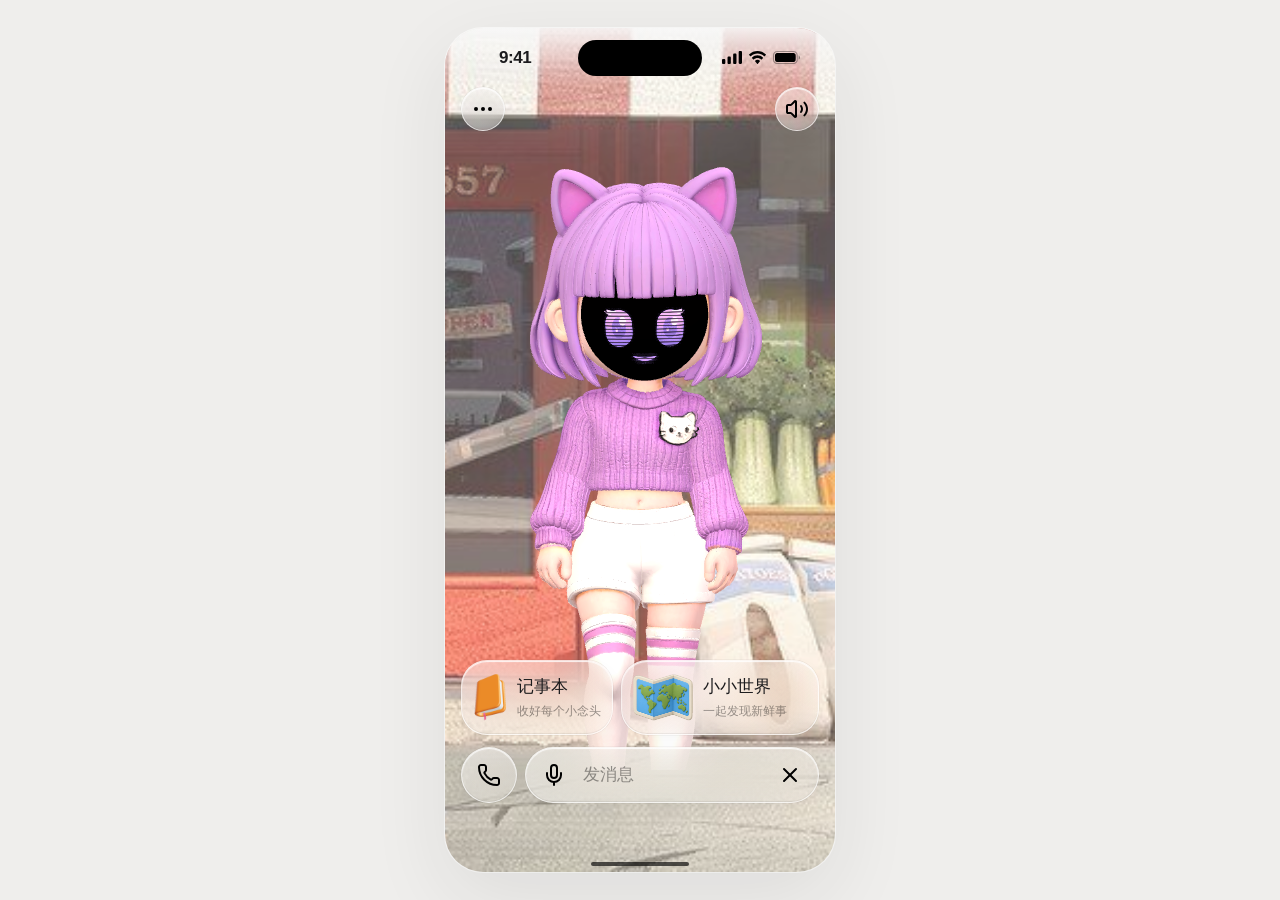
<file: index.html>
<!doctype html>
<html lang="zh-CN">
<head>
  <meta charset="utf-8">
  <meta http-equiv="refresh" content="0; url=oki.html">
  <title>OKI</title>
  <script>location.replace("oki.html")</script>
</head>
<body>
  <p><a href="oki.html">打开 OKI</a></p>
</body>
</html>
</file>
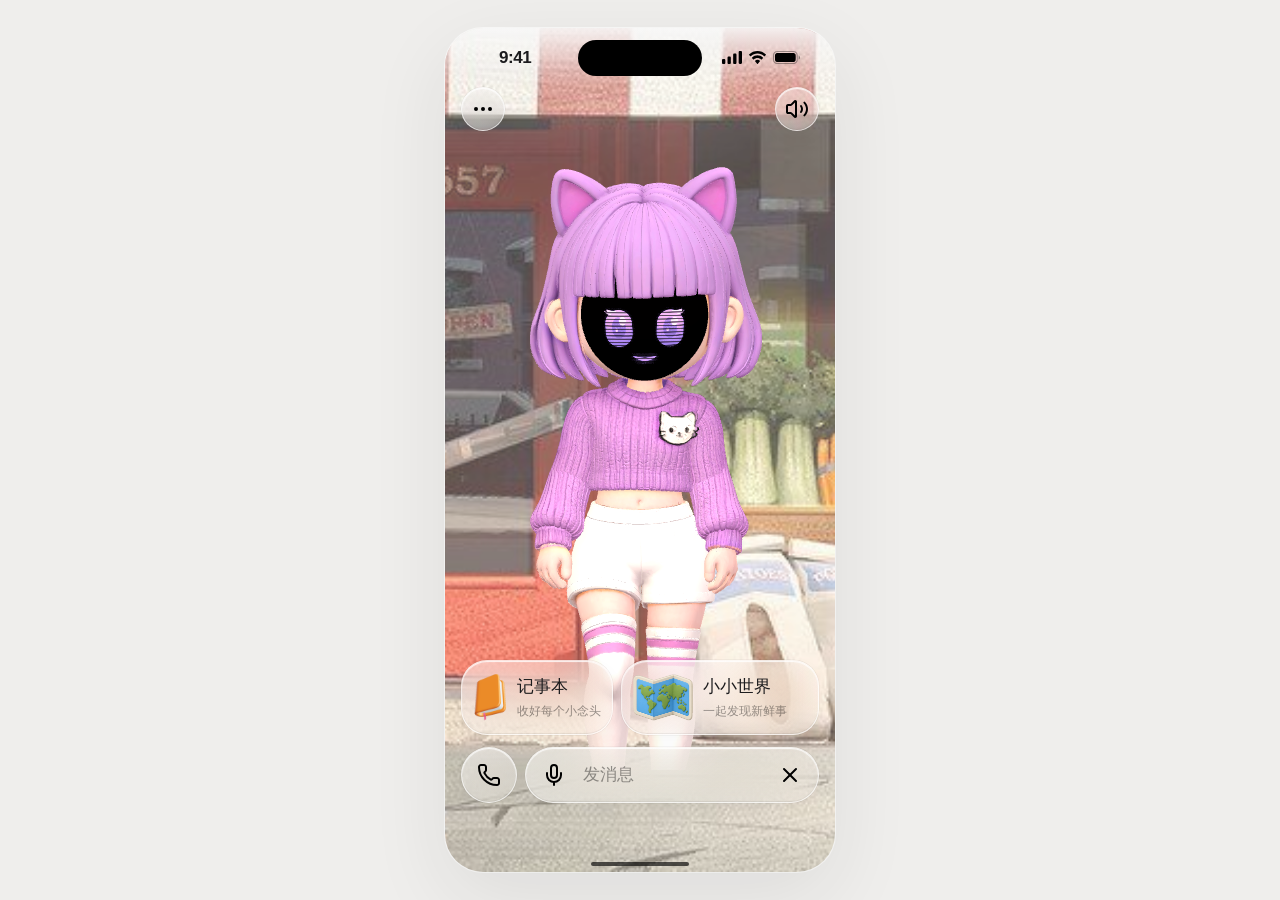
<file: oki.html>
<!doctype html>
<html lang="zh-CN">
<head>
  <meta charset="utf-8">
  <meta name="viewport" content="width=device-width, initial-scale=1, viewport-fit=cover">
  <meta name="theme-color" content="#fff0e6">
  <title>OKI · 和小宁在一起</title>
  <link rel="stylesheet" href="style.css">
</head>
<body>
<main class="phone home">
  <img class="home-scene" src="assets/home-scene.png" alt="">
  <div class="system-bar" aria-hidden="true"><span>9:41</span><i class="dynamic-island"></i><div class="system-levels"><img src="assets/cellular.svg" alt=""><img src="assets/wifi.svg" alt=""><img src="assets/battery.svg" alt=""></div></div>
  <header class="topbar home-topbar">
    <button class="glass round-button" data-action="more" aria-label="关于小宁" aria-haspopup="dialog"><span data-icon="more"></span></button>
    <button class="glass round-button sound-button" data-action="sound" aria-label="声音已开启，点击静音" aria-pressed="false"><span data-icon="speaker"></span></button>
  </header>

  <section class="character-stage" aria-label="小宁的三维角色舞台">
    <div class="character-shadow" aria-hidden="true"></div>
    <div class="character-mount" id="characterMount" role="img" aria-label="可以左右拖动、轻触互动的小宁三维角色"></div>
    <div class="stage-loading" id="stageLoading" role="status"><span></span><p>小宁马上就来</p></div>
    <div class="listening-orbit" aria-hidden="true"></div>
    <p class="voice-status sr-only" id="voiceStatus" role="status" aria-live="polite"></p>
  </section>

  <div class="home-bottom">
    <nav class="home-portals" aria-label="快捷入口">
      <button class="portal glass" data-action="notebook"><span class="asset-crop notebook-art"><img src="assets/notebook-3d.png" alt=""></span><span class="portal-copy"><strong>记事本</strong><small>收好每个小念头</small></span></button>
      <a class="portal glass" href="world.html"><span class="asset-crop map-art"><img src="assets/world-map-3d.png" alt=""></span><span class="portal-copy"><strong>小小世界</strong><small>一起发现新鲜事</small></span></a>
    </nav>
    <form class="home-composer" id="homeComposer">
      <button class="glass call-button" type="button" data-action="call" aria-label="给小宁打电话"><span data-icon="phone"></span></button>
      <div class="glass message-field">
        <button class="composer-icon" type="button" data-action="voice" aria-label="发送语音消息"><span data-icon="mic"></span></button>
        <input id="homeMessage" name="message" aria-label="发消息" placeholder="发消息" maxlength="500" autocomplete="off" enterkeyhint="send">
        <button class="composer-icon clear-message" type="button" id="clearMessage" aria-label="清空输入"><span data-icon="close"></span></button>
        <button class="composer-icon home-send" type="submit" id="homeSend" aria-label="发送消息" hidden><span data-icon="send"></span></button>
      </div>
    </form>
  </div>
  <div class="home-indicator" aria-hidden="true"></div>
</main>
<script src="app.js"></script>
<script src="assets/character-data.js" defer></script>
<script src="character.js" defer></script>
</body>
</html>
</file>
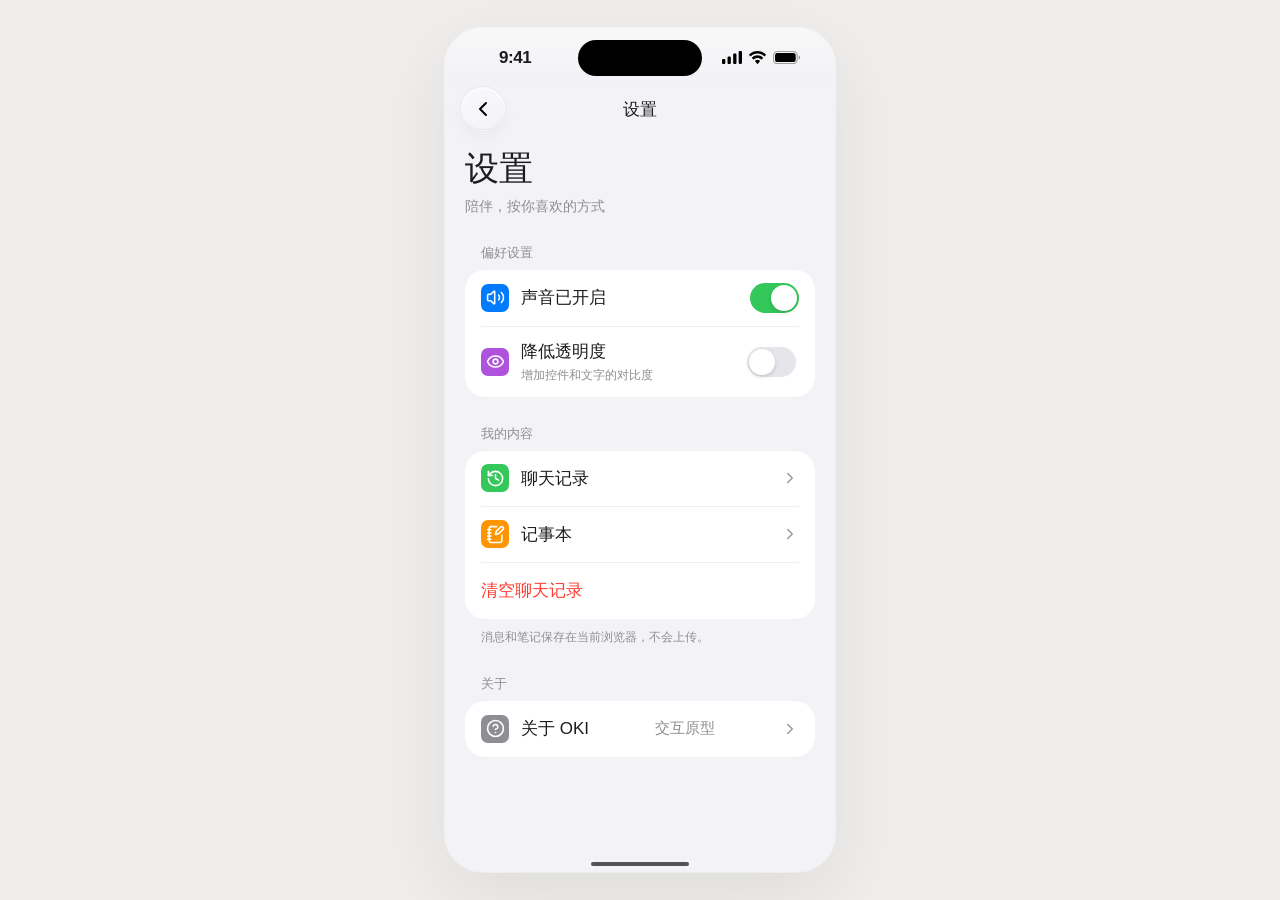
<file: settings.html>
<!doctype html>
<html lang="zh-CN"><head><meta charset="utf-8"><meta name="viewport" content="width=device-width,initial-scale=1,viewport-fit=cover"><meta name="theme-color" content="#f2f2f7"><title>OKI · 设置</title><link rel="stylesheet" href="style.css"></head>
<body><main class="phone settings-page"><div class="system-bar" aria-hidden="true"><span>9:41</span><i class="dynamic-island"></i><div class="system-levels"><img src="assets/cellular.svg" alt=""><img src="assets/wifi.svg" alt=""><img src="assets/battery.svg" alt=""></div></div>
<header class="page-navigation"><a class="round-button glass" href="oki.html" aria-label="返回首页"><span data-icon="back"></span></a><span>设置</span><span class="nav-spacer"></span></header>
<div class="settings-scroll" id="settingsGroups"><h1>设置</h1><p class="section-caption">陪伴，按你喜欢的方式</p>
<section class="settings-section" aria-labelledby="prefTitle"><h2 id="prefTitle">偏好设置</h2><div class="grouped-list">
<button class="row sound-setting" data-action="sound" aria-pressed="false"><span class="setting-icon blue" data-icon="speaker"></span><span class="row-copy sound-setting-copy">声音已开启</span><span class="switch-display" aria-hidden="true"></span></button>
<label class="row"><span class="setting-icon violet" data-icon="eye"></span><span class="row-copy">降低透明度<small>增加控件和文字的对比度</small></span><input class="system-switch" id="reduceTransparency" type="checkbox"></label>
</div></section>
<section class="settings-section" aria-labelledby="dataTitle"><h2 id="dataTitle">我的内容</h2><div class="grouped-list">
<button class="row" data-action="history"><span class="setting-icon green" data-icon="history"></span><span class="row-copy">聊天记录</span><span data-icon="arrow"></span></button>
<button class="row" data-action="notebook"><span class="setting-icon orange" data-icon="note"></span><span class="row-copy">记事本</span><span data-icon="arrow"></span></button>
<button class="row destructive" id="clearHistory"><span class="row-copy">清空聊天记录</span></button>
</div><p class="settings-footnote">消息和笔记保存在当前浏览器，不会上传。</p></section>
<section class="settings-section" aria-labelledby="appTitle"><h2 id="appTitle">关于</h2><div class="grouped-list"><button class="row" id="aboutApp"><span class="setting-icon gray" data-icon="help"></span><span class="row-copy">关于 OKI</span><span class="row-detail">交互原型</span><span data-icon="arrow"></span></button></div></section>
</div><div class="home-indicator" aria-hidden="true"></div></main><script src="app.js"></script></body></html>
</file>
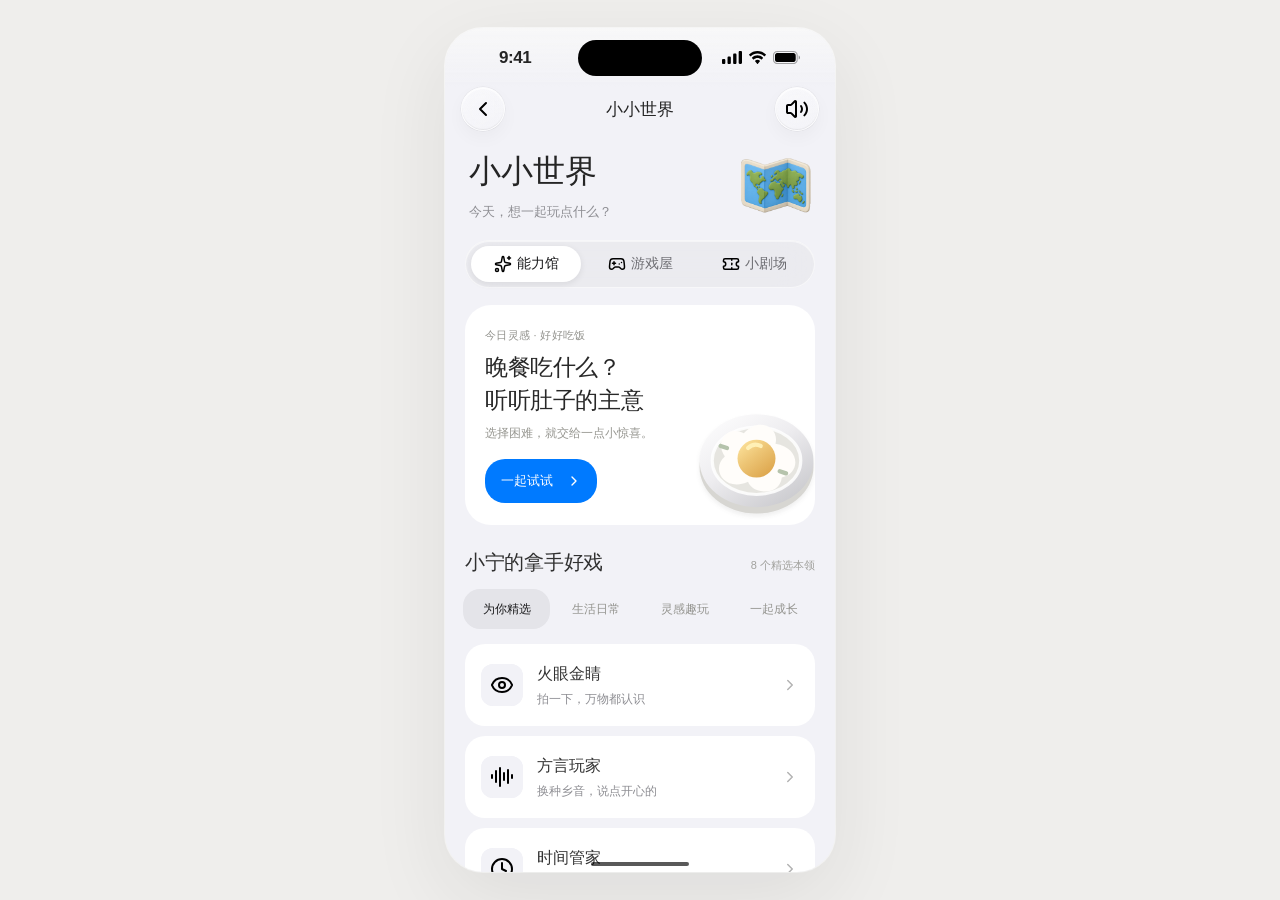
<file: world.html>
<!doctype html>
<html lang="zh-CN">
<head>
  <meta charset="utf-8">
  <meta name="viewport" content="width=device-width, initial-scale=1, viewport-fit=cover">
  <meta name="theme-color" content="#faf9f7">
  <title>OKI · 小小世界</title>
  <link rel="stylesheet" href="style.css">
  <link rel="stylesheet" href="world.css">
</head>
<body>
<main class="phone world">
<div class="system-bar" aria-hidden="true"><span>9:41</span><i class="dynamic-island"></i><div class="system-levels"><img src="assets/cellular.svg" alt=""><img src="assets/wifi.svg" alt=""><img src="assets/battery.svg" alt=""></div></div>
  <header class="page-navigation"><a class="round-button glass" href="oki.html" aria-label="返回首页"><span data-icon="back"></span></a><span>小小世界</span><button class="round-button glass sound-button" data-action="sound" aria-label="声音已开启，点击静音" aria-pressed="false"><span data-icon="speaker"></span></button></header>

  <section class="world-intro" aria-labelledby="worldTitle">
    <div><h1 id="worldTitle">小小世界</h1><p>今天，想一起玩点什么？</p></div>
    <span class="world-intro-icon asset-crop map-art"><img src="assets/world-map-3d.png" alt=""></span>
  </section>

  <nav class="venues" aria-label="玩法场馆">
    <button class="active" data-venue="0" aria-pressed="true"><span data-icon="spark" aria-hidden="true"></span>能力馆</button>
    <button data-venue="1" aria-pressed="false"><span data-icon="game" aria-hidden="true"></span>游戏屋</button>
    <button data-venue="2" aria-pressed="false"><span data-icon="ticket" aria-hidden="true"></span>小剧场</button>
  </nav>

  <div class="world-scroll" tabindex="0" aria-label="小小世界的推荐与玩法">
    <section class="feature" aria-labelledby="featureTitle">
      <div class="feature-copy"><span class="feature-tag" id="featureTag">今日灵感 · 好好吃饭</span><h2 id="featureTitle">晚餐吃什么？<br>听听肚子的主意</h2><p id="featureDesc">选择困难，就交给一点小惊喜。</p><button class="feature-try" id="featureTry">一起试试<span data-icon="arrow" aria-hidden="true"></span></button></div>
      <span class="feature-art" id="featureArt" data-art="meal" aria-hidden="true"></span>
    </section>

    <div class="section-title"><h2 id="sectionTitle">小宁的拿手好戏</h2><span id="count">8 个精选本领</span></div>
    <nav class="categories" aria-label="筛选玩法">
      <button class="selected" data-category="全部" aria-pressed="true">为你精选</button>
      <button data-category="生活" aria-pressed="false">生活日常</button>
      <button data-category="灵感" aria-pressed="false">灵感趣玩</button>
      <button data-category="成长" aria-pressed="false">一起成长</button>
    </nav>
    <div class="cards" id="cards"></div>
    <p class="world-endnote">有趣的日常，和你慢慢发现。</p>
  </div>

  <div class="home-indicator" aria-hidden="true"></div>
</main>
<script src="app.js"></script>
</body>
</html>
</file>
<file: style.css>
/* Offline UI: soft sculpted controls over the existing character stage. */
:root {
  --paper:#fff0e6; --paper-light:#faf9f7; --ink:#252525; --muted:#8d8c89;
  --red:#444348; --line:#e6e5e2; --shadow:0 8px 24px #2626260b;
  color:var(--ink); font-family:-apple-system,BlinkMacSystemFont,"PingFang SC","Microsoft YaHei",sans-serif;
  font-synthesis:none; -webkit-font-smoothing:antialiased;
}
* { box-sizing:border-box; }
html { min-height:100%; background:#efeeec; }
body { margin:0; min-height:100vh; min-height:100svh; display:grid; place-items:center; padding:24px 0; background:#efeeec; }
button,input,textarea { font:inherit; }
button,a { -webkit-tap-highlight-color:transparent; touch-action:manipulation; }
button { border:0; color:inherit; cursor:pointer; }
a { color:inherit; text-decoration:none; }
button:focus-visible,a:focus-visible,[tabindex]:focus-visible { outline:2px solid #77727f; outline-offset:4px; }
button:disabled { cursor:default; opacity:.5; }
button:active,a:active { filter:brightness(.97); }
h1,h2,p { margin:0; }
svg { display:block; width:100%; height:100%; }
[data-icon] { display:inline-flex; flex-shrink:0; width:24px; height:24px; vertical-align:middle; }
.line-icon { fill:none; stroke:currentColor; stroke-width:1.7; stroke-linecap:round; stroke-linejoin:round; }
.illustration-icon { fill:none; stroke:none; overflow:visible; filter:drop-shadow(0 3px 2px #24242412); }
.phone { isolation:isolate; width:390px; height:844px; position:relative; overflow:hidden; background:var(--paper); border-radius:38px; box-shadow:0 25px 80px #26262615,0 0 0 1px #ffffffb3; }
/* The same quiet surfaces continue into settings and conversation sheets. */
.overlay { position:absolute; inset:0; z-index:20; background:#27262b35; backdrop-filter:blur(6px); display:flex; align-items:flex-end; }
.sheet { position:relative; background:var(--paper-light); width:100%; border:1px solid #ffffffcc; border-bottom:0; border-radius:32px 32px 0 0; padding:26px 23px 33px; max-height:88%; overflow:auto; scrollbar-width:none; box-shadow:0 -8px 35px #2626260d; animation:slide-up .2s ease-out; }
.sheet:before { content:""; position:absolute; width:34px; height:4px; border-radius:4px; background:#d8d7d4; top:10px; left:calc(50% - 17px); }
.sheet h2 { font-size:24px; font-weight:600; margin:7px 38px 7px 0; letter-spacing:-.4px; }
.sheet-subtitle { font-size:11px; color:#94918d; line-height:1.8; margin-bottom:20px; }
.close { position:absolute; right:20px; top:24px; width:32px; height:32px; display:grid; place-items:center; background:#eeedeb; border-radius:50%; color:#85817e; }
.close [data-icon] { width:17px; height:17px; }
.menu-main { display:grid; grid-template-columns:1fr 1fr; gap:10px; }
.menu-tile { min-height:105px; padding:13px; background:#efedf2; border-radius:23px; text-align:left; display:flex; flex-direction:column; align-items:flex-start; gap:7px; font-size:13px; box-shadow:inset 0 1px 0 #fff; }
.menu-tile:nth-child(2) { background:#eaf0eb; }
.menu-tile:nth-child(3) { background:#f1efeb; }
.menu-tile:nth-child(4) { background:#efedf2; }
.menu-tile [data-icon] { width:39px; height:39px; }
.menu-tile small { display:block; font-size:9px; color:#99958e; margin-top:4px; }
.menu-label { font-size:10px; color:#a29e97; margin:23px 0 9px; }
.row { width:100%; display:flex; align-items:center; gap:12px; text-align:left; border-bottom:1px solid #e9e7e3; padding:12px 0; background:none; font-size:13px; }
.row>[data-icon]:first-child { width:32px; height:32px; color:#84817e; }
.row>[data-icon=arrow]:last-child { margin-left:auto; width:15px; height:15px; color:#aaa6a0; }
.row small { display:block; color:#96918a; font-size:10px; margin-top:4px; line-height:1.5; }
.primary { width:100%; padding:14px 18px; display:flex; align-items:center; justify-content:center; gap:9px; border-radius:24px; background:var(--ink); color:#fff; font-size:13px; }
.primary [data-icon] { width:18px; height:18px; }
.sheet input,.sheet textarea { width:100%; border:1px solid #e6e3de; border-radius:18px; padding:14px; background:#fff; outline-color:#a29aaa; color:var(--ink); font-size:13px; }
.sheet textarea { resize:vertical; min-height:130px; margin-bottom:13px; line-height:1.7; }
.chat-log { display:flex; flex-direction:column; gap:12px; margin:18px 0; max-height:365px; overflow:auto; padding:4px 1px; }
.bubble { font-size:12px; line-height:1.8; max-width:89%; padding:12px 14px; white-space:pre-wrap; overflow-wrap:anywhere; background:#eeece9; border-radius:5px 19px 19px 19px; align-self:flex-start; }
.bubble.user { background:#e8e5ee; align-self:flex-end; border-radius:19px 5px 19px 19px; }
.chat-form { display:flex; gap:8px; align-items:center; }
.chat-form input { flex:1; min-width:0; }
.send { display:grid; place-items:center; flex-shrink:0; background:var(--ink); color:#fff; width:45px; height:45px; border-radius:50%; }
.send [data-icon] { width:20px; height:20px; }
.demo-note { font-size:9px; color:#a09a92; margin-top:12px; text-align:center; line-height:1.8; }
.call-orbit { display:grid; place-items:center; width:94px; height:94px; border-radius:50%; margin:27px auto; background:#eeece7; box-shadow:0 0 0 10px #f5f3f0,inset 0 1px 0 #fff; }
.call-orbit [data-icon] { width:48px; height:48px; }
.call-status { text-align:center; font-size:13px; color:#918b82; margin:25px 0; }
.call-end { background:#444146; }
.empty-note { padding:24px 15px; text-align:center; font-size:12px; line-height:1.9; background:#eeece8; border-radius:20px; }
.saved-note { line-height:1.7; font-size:12px; white-space:pre-wrap; overflow-wrap:anywhere; padding:15px; background:#eeece8; border-radius:18px; margin:8px 0 12px; }
.toast { position:absolute; bottom:114px; left:25px; right:25px; z-index:35; background:#29282df5; color:#fff; font-size:12px; line-height:1.6; border-radius:20px; padding:13px 17px; text-align:center; box-shadow:var(--shadow); pointer-events:none; }
.empty-filter { text-align:center; grid-column:1/-1; padding:27px 10px; font-size:12px; color:#99918a; }
.sr-only { position:absolute; width:1px; height:1px; padding:0; margin:-1px; overflow:hidden; clip:rect(0,0,0,0); white-space:nowrap; border:0; }
.setting-toggle { margin-top:14px; }
@keyframes listening-ring { from { transform:scale(.85); opacity:.8; } to { transform:scale(1.2); opacity:.12; } }
@keyframes voice-breathe { to { transform:scaleY(.6); } }
@keyframes pulse { 50% { opacity:.35; } }
@keyframes slide-up { from { transform:translateY(20px); opacity:.5; } to { transform:translateY(0); opacity:1; } }
@keyframes loading-turn { to { transform:rotate(360deg); } }

/* Figma 35:3426 — functional glass surfaces, native-scale typography. */
:root { --paper:#f2f2f7; --paper-light:#f9f9fb; --ink:#1c1c1e; --muted:#6e6e73; --accent:#007aff; font-family:-apple-system,BlinkMacSystemFont,"SF Pro Text","PingFang SC",sans-serif; }
[hidden] { display:none!important; }
img { display:block; }
.ui-icon { display:block; width:24px; height:24px; flex:none; }
[data-icon] { align-items:center; justify-content:center; }
button:focus-visible,a:focus-visible,[tabindex]:focus-visible { outline:3px solid #007aff; outline-offset:3px; }
.phone { background:#f2f2f7; }
.system-bar { flex:0 0 59px; position:relative; z-index:6; height:59px; display:flex; align-items:center; justify-content:space-between; padding:0 35px 0 54px; font-size:17px; font-weight:600; letter-spacing:-.4px; background:linear-gradient(#f8f8f8e6,transparent); }
.dynamic-island { position:absolute; width:124px; height:36px; background:#000; top:12px; left:calc(50% - 62px); border-radius:20px; }
.system-levels { display:flex; align-items:center; gap:7px; }
.system-levels img { width:auto; height:auto; }
.glass { background:linear-gradient(145deg,#ffffff80,#f8f8f84d); border:1px solid #ffffff9e; box-shadow:inset 0 1px 1px #ffffffd9,inset 0 -1px 1px #00000012,0 0 0 .5px #5555551a,0 7px 18px #00000009; -webkit-backdrop-filter:blur(22px) saturate(150%); backdrop-filter:blur(22px) saturate(150%); }
.round-button { width:44px; height:44px; display:grid; place-items:center; border-radius:50%; flex:none; padding:0; }
.home { background:#fff; }
.home-scene { position:absolute; z-index:0; height:100%; width:auto; min-width:100%; max-width:none; aspect-ratio:1; object-fit:cover; left:calc(50% + 26px); bottom:0; transform:translateX(-50%); opacity:.7; pointer-events:none; }
.home-topbar { position:relative; z-index:5; height:52px; padding:0 16px 8px; display:flex; justify-content:space-between; }
.character-stage { position:absolute; z-index:1; top:104px; left:-30px; right:-30px; height:760px; clip-path:inset(0 0 122px 0); }
.character-mount { position:absolute; inset:0; z-index:2; touch-action:pan-y; }
.character-mount>* { display:block; width:100%; height:100%; border:0; }
.character-mount canvas { touch-action:pan-y; cursor:grab; }
.character-mount canvas:active { cursor:grabbing; }
.character-shadow { position:absolute; bottom:20px; left:calc(50% - 72px); width:144px; height:24px; border-radius:50%; background:radial-gradient(ellipse,#b2836c25,transparent 70%); pointer-events:none; }
.listening-orbit { position:absolute; z-index:1; width:210px; height:45px; left:calc(50% - 105px); bottom:80px; border:1px solid #ffffffc9; border-radius:50%; opacity:0; }
.is-listening .listening-orbit { opacity:1; animation:listening-ring 1.4s infinite; }
.stage-loading { position:absolute; inset:0; z-index:3; display:flex; align-items:center; justify-content:center; flex-direction:column; gap:12px; color:#555; pointer-events:none; }
.stage-loading p { font-size:13px; }
.stage-loading>span { width:26px; height:26px; border:2px solid #fff; border-right-color:transparent; border-radius:50%; animation:loading-turn .8s linear infinite; }
.stage-loading.has-error { pointer-events:auto; text-align:center; padding:40px; }
.stage-loading.has-error button { background:#fff; border-radius:24px; padding:12px 20px; }
.home-bottom { position:absolute; z-index:5; bottom:69px; left:16px; right:16px; display:flex; flex-direction:column; gap:12px; }
.home-portals { display:grid; grid-template-columns:152px minmax(0,1fr); gap:8px; }
.portal { display:flex; align-items:center; gap:10px; height:75px; min-width:0; padding:11px; border-radius:26px; text-align:left; transition:transform .16s; }
.portal:active { transform:scale(.98); }
.portal-copy { min-width:0; }
.portal-copy strong { display:block; font-size:17px; line-height:1.4; font-weight:400; white-space:nowrap; }
.portal-copy small { display:block; margin-top:4px; font-size:12px; font-weight:300; line-height:1.4; color:#0006; white-space:nowrap; }
.asset-crop { display:block; position:relative; overflow:hidden; flex:none; }
.asset-crop img { position:absolute; max-width:none; }
.notebook-art { width:33.756px; height:47px; }
.notebook-art img { height:158.42%; width:220.57%; left:-62.53%; top:-29.4%; }
.map-art { width:60.365px; height:47px; }
.map-art img { height:139.14%; width:108.33%; left:-5.2%; top:-19.83%; }
.home-composer { display:flex; gap:8px; align-items:center; height:56px; }
.call-button { width:56px; height:56px; padding:0; border-radius:50%; display:grid; place-items:center; flex:none; }
.message-field { height:56px; min-width:0; display:flex; align-items:center; padding:0 6px; border-radius:28px; flex:1; }
.composer-icon { display:grid; place-items:center; width:44px; height:44px; padding:0; background:none; border-radius:50%; flex:none; }
.message-field input { width:100%; min-width:0; border:0; outline:none; background:none; color:#1c1c1e; font-size:17px; padding:10px 7px; line-height:1.4; }
.message-field input::placeholder { color:#0006; }
.message-field:focus-within { box-shadow:inset 0 1px 1px #fff,0 0 0 2px #ffffff8c,0 6px 18px #0000000d; }
.home-send { background:#1c1c1e; width:38px; height:38px; margin:0 3px; }
.home-send img { filter:brightness(0) invert(1); }
.home-indicator { position:absolute; z-index:6; left:calc(50% - 49px); bottom:6px; width:98px; height:4px; background:#000; opacity:.65; border-radius:5px; }
.page-navigation { position:relative; z-index:5; flex:0 0 52px; height:52px; padding:0 16px 8px; display:flex; align-items:center; justify-content:space-between; font-size:17px; font-weight:600; }
.nav-spacer { width:44px; }
/* Grouped content stays opaque; glass is reserved for navigation and controls. */
.overlay { background:#00000026; -webkit-backdrop-filter:blur(4px); backdrop-filter:blur(4px); }
.sheet { background:#f7f7faef; -webkit-backdrop-filter:blur(28px); backdrop-filter:blur(28px); border-radius:30px 30px 0 0; padding:28px 20px 30px; max-height:86%; }
.sheet h2 { font-size:25px; font-weight:650; letter-spacing:-.5px; }
.sheet-subtitle { font-size:13px; color:#8e8e93; margin-bottom:23px; }
.close { width:32px; height:32px; background:#e5e5ea; }
.close img { width:18px; height:18px; }
.grouped-list { border-radius:20px; background:#fff; padding:0 16px; overflow:hidden; }
.row { min-height:56px; padding:13px 0; font-size:17px; gap:12px; border-color:#3c3c4314; }
.row:last-child { border-bottom:0; }
.row small { font-size:12px; color:#8e8e93; line-height:1.5; margin-top:3px; }
.row>[data-icon]:first-child { width:28px; height:28px; }
.row>[data-icon=arrow]:last-child { width:18px; height:18px; opacity:.4; }
.row>[data-icon=arrow] img { width:18px; height:18px; }
.primary { min-height:48px; border-radius:24px; background:#007aff; font-size:16px; }
.primary img { filter:brightness(0) invert(1); }
.sheet input,.sheet textarea { font-size:16px; border-color:#d1d1d6; background:#fff; border-radius:18px; }
.sheet textarea { min-height:155px; }
.bubble { background:#e9e9eb; border-radius:20px 20px 20px 5px; font-size:15px; }
.bubble.user { background:#d9eaff; border-radius:20px 20px 5px 20px; }
.bubble audio { display:block; width:100%; max-width:280px; margin-top:8px; }
.chat-log { max-height:340px; }
.chat-form .send { background:#007aff; }
.send img { filter:brightness(0) invert(1); }
.demo-note { color:#8e8e93; font-size:11px; }
.empty-note,.saved-note { background:#fff; font-size:15px; }
.call-orbit { background:#e8f1fe; border-radius:50%; box-shadow:0 0 0 12px #edf3fb; }
.call-orbit [data-icon] { width:48px; height:48px; }
.call-orbit img { width:32px; height:32px; }
.call-end { background:#ff3b30; }
.call-status { font-size:17px; color:#3a3a3c; }
.toast { bottom:230px; background:#252526ed; border-radius:22px; font-size:13px; }
.record-orb { width:88px; height:88px; margin:24px auto 18px; display:grid; place-items:center; background:#e8eef8; border-radius:50%; }
.record-orb img { width:32px; height:32px; }
.record-time { text-align:center; font-variant-numeric:tabular-nums; font-size:32px; font-weight:500; }
.record-status { text-align:center; font-size:14px; line-height:1.6; min-height:45px; margin:10px 0 20px; color:#8e8e93; }
.voice-preview { width:100%; margin:15px 0; }
.voice-sheet .primary + .primary { margin-top:10px; }
.voice-sheet.is-recording .record-orb { background:#ff3b301c; animation:pulse 1.2s infinite; }
.voice-sheet.is-recording .record-toggle { background:#ff3b30; }
.settings-page { display:flex; flex-direction:column; background:#f2f2f7; }
.settings-scroll { flex:1; min-height:0; overflow:auto; padding:8px 20px 40px; scrollbar-width:none; }
.settings-scroll h1 { font-size:34px; line-height:1.25; letter-spacing:.3px; }
.section-caption { font-size:14px; margin-top:8px; color:#8e8e93; }
.settings-section { margin-top:28px; }
.settings-section h2 { font-size:13px; font-weight:400; color:#8e8e93; margin:0 16px 8px; }
.settings-footnote { font-size:12px; color:#8e8e93; line-height:1.6; margin:9px 16px 0; }
.row-detail { color:#8e8e93; font-size:15px; margin-left:auto; white-space:nowrap; }
.row-copy { min-width:0; }
.setting-icon { border-radius:7px; flex:none; }
.setting-icon img { width:19px; height:19px; filter:brightness(0) invert(1); }
.setting-icon.blue { background:#007aff; }.setting-icon.violet{background:#af52de}.setting-icon.green{background:#34c759}.setting-icon.orange{background:#ff9500}.setting-icon.gray{background:#8e8e93}
.system-switch,.switch-display { appearance:none; -webkit-appearance:none; position:relative; margin-left:auto; width:49px!important; height:30px; border:0; padding:0; border-radius:16px; background:#e5e5ea; flex:none; transition:background .2s; cursor:pointer; }
.system-switch:before,.switch-display:before { content:''; position:absolute; left:2px; top:2px; width:26px; height:26px; background:#fff; border-radius:50%; box-shadow:0 2px 4px #0002; transition:transform .2s; }
.system-switch:checked,.sound-setting[aria-pressed=false] .switch-display { background:#34c759; }
.system-switch:checked:before,.sound-setting[aria-pressed=false] .switch-display:before { transform:translateX(19px); }
.destructive { color:#ff3b30; }
.reduce-transparency .glass { background:#f4f4f6; backdrop-filter:none; -webkit-backdrop-filter:none; }
.reduce-transparency .sheet { background:#f7f7fa; backdrop-filter:none; -webkit-backdrop-filter:none; }
@media(max-width:500px) {
  html,body { background:#f2f2f7; } body { display:block; padding:0; }
  .phone { width:100%; height:100vh; height:100svh; border-radius:0; box-shadow:none; }
  .character-stage { height:90svh; top:12.3svh; clip-path:inset(0 0 14.45svh 0); }
  .home-bottom { bottom:max(8.17svh,env(safe-area-inset-bottom)); }
}
@media(max-width:370px) {
 .home-portals { grid-template-columns:1fr 1.15fr; }
 .portal { gap:8px; padding:10px; }
 .portal-copy small { font-size:10px; }.portal-copy strong{font-size:16px}
 .notebook-art { width:29px;height:41px; }.map-art{width:45px;height:35px}
 .system-bar { padding-left:34px;padding-right:24px; }
 .dynamic-island { width:112px;left:calc(50% - 56px); }
}
@media(max-height:650px) and (max-width:500px) {
 .portal { height:65px; }.home-bottom{bottom:25px;gap:10px}
 .system-bar { height:49px;flex-basis:49px; }.dynamic-island{top:7px;height:31px}
}
@media(prefers-reduced-transparency:reduce) { .glass,.sheet { background:#f4f4f6!important; backdrop-filter:none!important; -webkit-backdrop-filter:none!important; } }
@media(prefers-contrast:more) { .glass { background:#f5f5f5f5;border-color:#555; }.portal-copy small,.demo-note { color:#444; } }
@media(prefers-reduced-motion:reduce) { *,*:before,*:after { animation:none!important; transition:none!important; scroll-behavior:auto!important; } }
</file>
<file: world.css>
.world {
  --paper: #faf9f7;
  --paper-light: #ffffff;
  --ink: #252525;
  --muted: #909090;
  --red: #252525;
  display: flex;
  flex-direction: column;
  color: var(--ink);
  background: var(--paper);
}
.world .world-topbar {
  position: relative;
  z-index: 2;
  display: flex;
  flex: 0 0 94px;
  justify-content: space-between;
  align-items: center;
  height: 94px;
  padding: 22px 20px 9px;
}
.world .world-topbar .icon-button {
  display: flex;
  flex-direction: column;
  justify-content: center;
  gap: 3px;
  width: 52px;
  height: 62px;
  padding: 0;
  border: 0;
  border-radius: 20px;
  background: none;
  box-shadow: none;
  transform: none;
}
.world .world-topbar .icon-button [data-icon] { width: 39px; height: 39px; }
.world .world-topbar .control-label { color: #7f7f7f; font-size: 10px; line-height: 1.4; letter-spacing: .3px; }
.world .world-topbar .sound-button[aria-pressed="true"] { background: #eeeeeb; box-shadow: none; }
.world .world-back > [data-icon] {
  display: grid;
  place-items: center;
  border-radius: 50%;
  background: linear-gradient(145deg, #fff, #efefec);
  box-shadow: 0 4px 10px #2727270a, inset 0 1px 1px #ffffff;
}
.world .world-back > [data-icon] svg { width: 22px; height: 22px; }
.world-brand { margin-bottom: 11px; color: #282828; font-size: 15px; font-weight: 750; letter-spacing: 3px; }
.world-intro { position: relative; display: flex; flex: 0 0 107px; justify-content: space-between; align-items: center; padding: 8px 27px 20px; }
.world-intro h1 { font-size: 32px; font-weight: 650; line-height: 1.4; letter-spacing: -.8px; }
.world-intro p { margin-top: 8px; color: #909090; font-size: 12px; line-height: 1.6; }
.world-intro-icon { width: 77px; height: 77px; margin-right: -1px; }
.world .venues { display: flex; flex: 0 0 49px; gap: 4px; align-items: stretch; padding: 5px; margin: 1px 25px 16px; border-radius: 27px; background: #efefed; }
.venues button { flex: 1; border-radius: 22px; background: transparent; color: #8d8d8a; font-size: 13px; font-weight: 500; line-height: 1.4; }
.venues button.active { color: #fff; background: #252525; box-shadow: 0 3px 8px #25252516; }
.world-scroll { min-height: 0; flex: 1 1 auto; overflow: auto; overscroll-behavior: contain; padding: 1px 25px 14px; scrollbar-width: none; }
.world-scroll::-webkit-scrollbar { display: none; }
.world-scroll:focus-visible { outline-offset: -3px; }
.feature {
  position: relative;
  min-height: 215px;
  overflow: hidden;
  border: 0;
  border-radius: 26px;
  background: #f0f0ed;
  box-shadow: inset 0 1px 0 #ffffff, 0 6px 17px #26262604;
}
.feature-copy { position: relative; z-index: 2; padding: 22px 20px; pointer-events: none; }
.feature-tag { display: block; color: #92928d; font-size: 10px; font-weight: 450; line-height: 1.5; letter-spacing: .3px; }
.feature h2 { max-width: 220px; margin-top: 8px; color: #282828; font-size: 21px; line-height: 1.45; font-weight: 650; letter-spacing: -.4px; }
.feature p { max-width: 234px; margin-top: 6px; color: #969690; font-size: 10px; line-height: 1.6; }
.feature-try { display: flex; align-items: center; justify-content: space-between; gap: 14px; margin-top: 16px; padding: 9px 13px; border: 0; border-radius: 20px; background: #282828; color: #fff; font-size: 11px; line-height: 1.5; pointer-events: auto; }
.feature-try [data-icon] { width: 14px; height: 14px; }
.feature-art { position: absolute; right: -9px; bottom: 1px; width: 135px; height: 135px; }
.feature-art svg { overflow: visible; }
.section-title { display: flex; align-items: baseline; justify-content: space-between; gap: 10px; margin-top: 28px; }
.section-title h2 { color: #303030; font-size: 17px; font-weight: 600; letter-spacing: -.3px; }
.section-title > span { color: #a0a09c; font-size: 10px; white-space: nowrap; }
.categories { display: flex; gap: 2px; margin: 13px -2px 15px; }
.categories button { flex: 1; min-height: 32px; padding: 6px 3px; border-radius: 17px; background: transparent; color: #94948f; font-size: 10px; line-height: 1.5; white-space: nowrap; }
.categories button.selected { color: #3e3e3c; background: #e9e9e5; font-weight: 550; }
.cards { display: flex; flex-direction: column; gap: 10px; }
.skill {
  position: relative;
  display: grid;
  grid-template-columns: 61px minmax(0, 1fr) 15px;
  grid-template-rows: auto auto;
  align-items: center;
  column-gap: 13px;
  min-height: 89px;
  padding: 15px 18px 15px 13px;
  border: 0;
  border-radius: 23px;
  background: #fff;
  color: #333;
  text-align: left;
  box-shadow: 0 4px 14px #24242404;
}
.skill-icon { grid-column: 1; grid-row: 1 / 3; display: grid; place-items: center; width: 61px; height: 59px; border: 0; background: transparent; }
.skill-icon [data-icon] { width: 55px; height: 55px; }
.skill strong { grid-column: 2; grid-row: 1; align-self: end; font-size: 14px; font-weight: 550; line-height: 1.6; letter-spacing: .1px; }
.skill small { grid-column: 2; grid-row: 2; align-self: start; padding-top: 3px; color: #a0a09b; font-size: 10px; line-height: 1.6; }
.skill > .skill-arrow { grid-column: 3; grid-row: 1 / 3; width: 14px; height: 14px; color: #b0b0ab; }
.world-endnote { padding: 26px 0 10px; color: #b0b0aa; font-size: 10px; line-height: 1.6; text-align: center; }
.world .home-indicator { background: #b9b9b3; }
@media (max-width: 500px) {
  .world { width: 100%; min-height: 0; height: 100vh; height: 100svh; }
  .world .world-topbar { flex-basis: calc(88px + env(safe-area-inset-top)); padding-top: calc(17px + env(safe-area-inset-top)); }
}
@media (max-height: 740px) and (max-width: 500px) {
  .world .world-topbar { flex-basis: calc(76px + env(safe-area-inset-top)); padding-top: calc(8px + env(safe-area-inset-top)); }
  .world-intro { flex-basis: 93px; padding-top: 2px; padding-bottom: 14px; }
  .world-intro-icon { width: 65px; height: 65px; }
  .feature { min-height: 203px; }
  .feature-copy { padding: 18px 20px; }
}
@media (max-width: 355px) {
  .world-intro { padding-inline: 22px; }
  .world-intro h1 { font-size: 30px; }
  .world-intro p { font-size: 11px; }
  .world-intro-icon { width: 65px; height: 65px; }
  .world .venues { margin-inline: 20px; }
  .world-scroll { padding-inline: 20px; }
  .feature-copy { padding-inline: 17px; }
  .feature h2 { font-size: 19px; }
  .feature-art { right: -21px; width: 126px; height: 126px; }
  .skill { grid-template-columns: 54px minmax(0, 1fr) 14px; column-gap: 10px; padding-inline: 12px; }
  .skill-icon, .skill-icon [data-icon] { width: 50px; height: 50px; }
}

.venues button { display:flex; align-items:center; justify-content:center; gap:5px; }
.venues [data-icon] { width:22px; height:22px; }
.venues button.active .illustration-icon { filter:brightness(0) invert(1); }

/* System content hierarchy with floating navigation. */
.world { --paper:#f2f2f7; background:#f2f2f7; }
.world .page-navigation { flex-shrink:0; }
.world-intro { flex-basis:96px; padding:10px 24px 17px; }
.world-intro h1 { font-size:32px;letter-spacing:0; }
.world-intro p { font-size:13px;color:#8e8e93; }
.world .world-intro-icon { width:70px;height:55px;margin-right:0; }
.world .venues { background:#e3e3e880; border:1px solid #fff9; box-shadow:inset 0 1px 0 #fff8; backdrop-filter:blur(18px); border-radius:26px; margin:0 20px 16px; height:48px;flex-basis:48px; }
.venues button { font-size:14px; color:#6e6e73; }
.venues button.active { background:#fff; color:#1c1c1e; box-shadow:0 2px 7px #00000015; }
.venues [data-icon] { width:19px;height:19px; }.venues .ui-icon{width:18px;height:18px}
.world-scroll { padding-inline:20px; padding-bottom:28px; }
.feature { min-height:210px; background:#fff; border-radius:26px; box-shadow:none; }
.feature h2 { font-size:23px; }.feature-tag{font-size:11px}.feature p{font-size:12px;max-width:230px}
.feature-try { background:#007aff; min-height:44px; padding:10px 16px; font-size:13px; }.feature-try img{filter:brightness(0) invert(1);width:16px;height:16px}
.section-title { margin-top:24px; }.section-title h2{font-size:20px}.section-title>span{font-size:11px}
.categories button { min-height:40px;font-size:12px; }.categories button.selected{background:#e4e4e9;color:#1c1c1e}
.skill { min-height:82px;border-radius:20px;grid-template-columns:44px minmax(0,1fr) 18px;padding:14px 16px;column-gap:12px;box-shadow:none; }
.skill-icon,.skill-icon [data-icon] { width:42px;height:42px;background:#f2f2f7;border-radius:12px; }.skill-icon img{width:24px;height:24px}
.skill strong { font-size:16px;font-weight:500; }.skill small{font-size:12px;color:#8e8e93}
.skill>.skill-arrow,.skill-arrow img { width:18px;height:18px;opacity:.55; }
.world .home-indicator { background:#000; }
</file>
